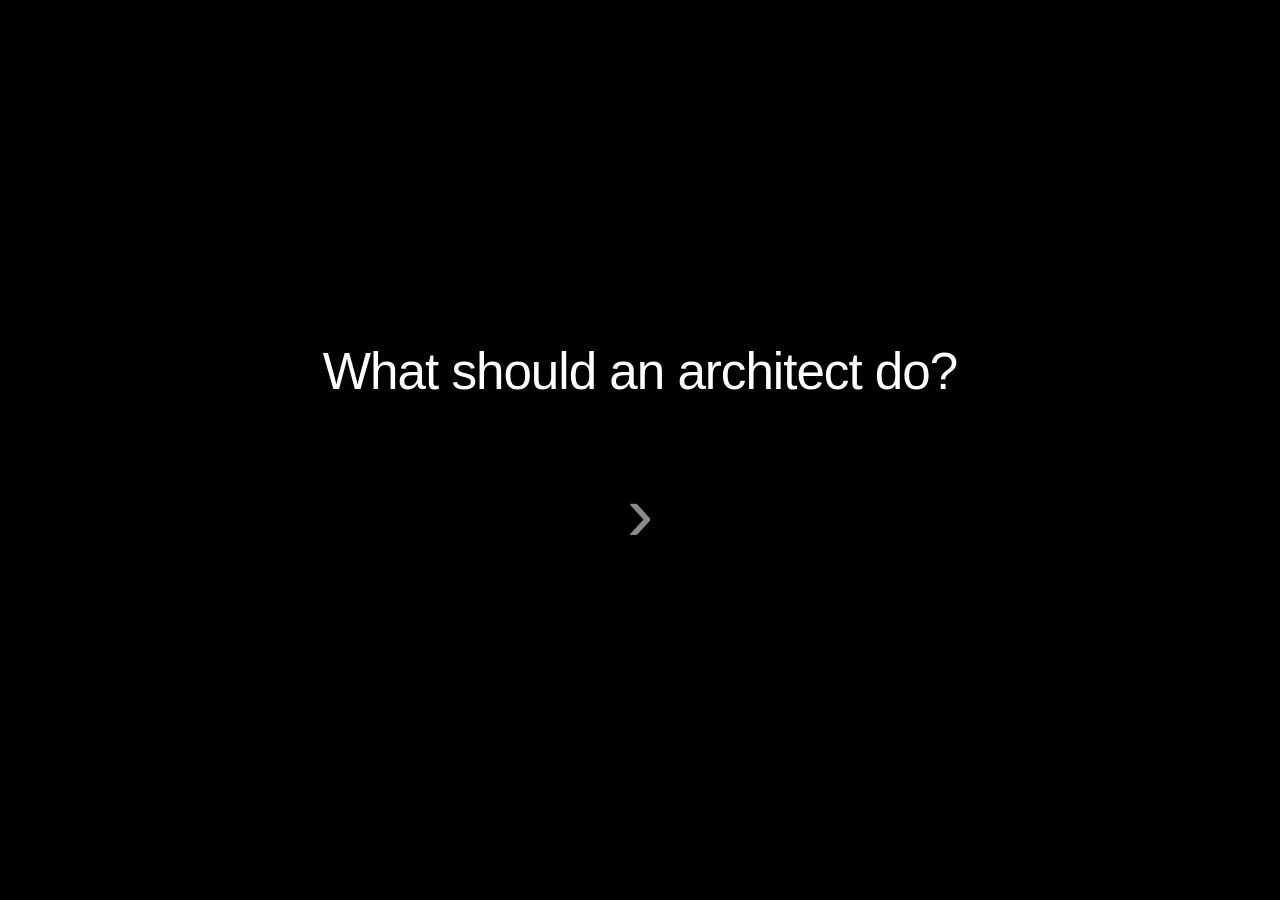
<file: index.html>
<!DOCTYPE html>
<html lang="en">
<head>

<meta charset="UTF-8">
<meta name="viewport" content="width=device-width, initial-scale=1.0">

<title>What should an architect do?</title>

<style>

html,
body{
    margin:0;
    width:100%;
    height:100%;
}

body{
    background:#000;
    color:#fff;
    font-family:-apple-system,BlinkMacSystemFont,"Helvetica Neue",Helvetica,Arial,sans-serif;

    display:flex;
    justify-content:center;
    align-items:center;

    overflow:hidden;
}

main{
    text-align:center;
}

h1{
    font-weight:300;
    font-size:clamp(2rem,4vw,4rem);
    line-height:1.25;
    margin:0;
    letter-spacing:-0.02em;
}

a.arrow{
    display:inline-block;
    margin-top:4rem;

    color:#8a8a8a;
    text-decoration:none;

    font-size:5rem;
    font-weight:300;

    transition:all .25s ease;
}

a.arrow:hover{

    color:white;
    transform:scale(1.08);

}

</style>

</head>

<body>

<main>

<h1>
What should an architect do?
</h1>

<a class="arrow" href="propositions.html">
&#8250;
</a>

</main>

</body>
</html>
</file>
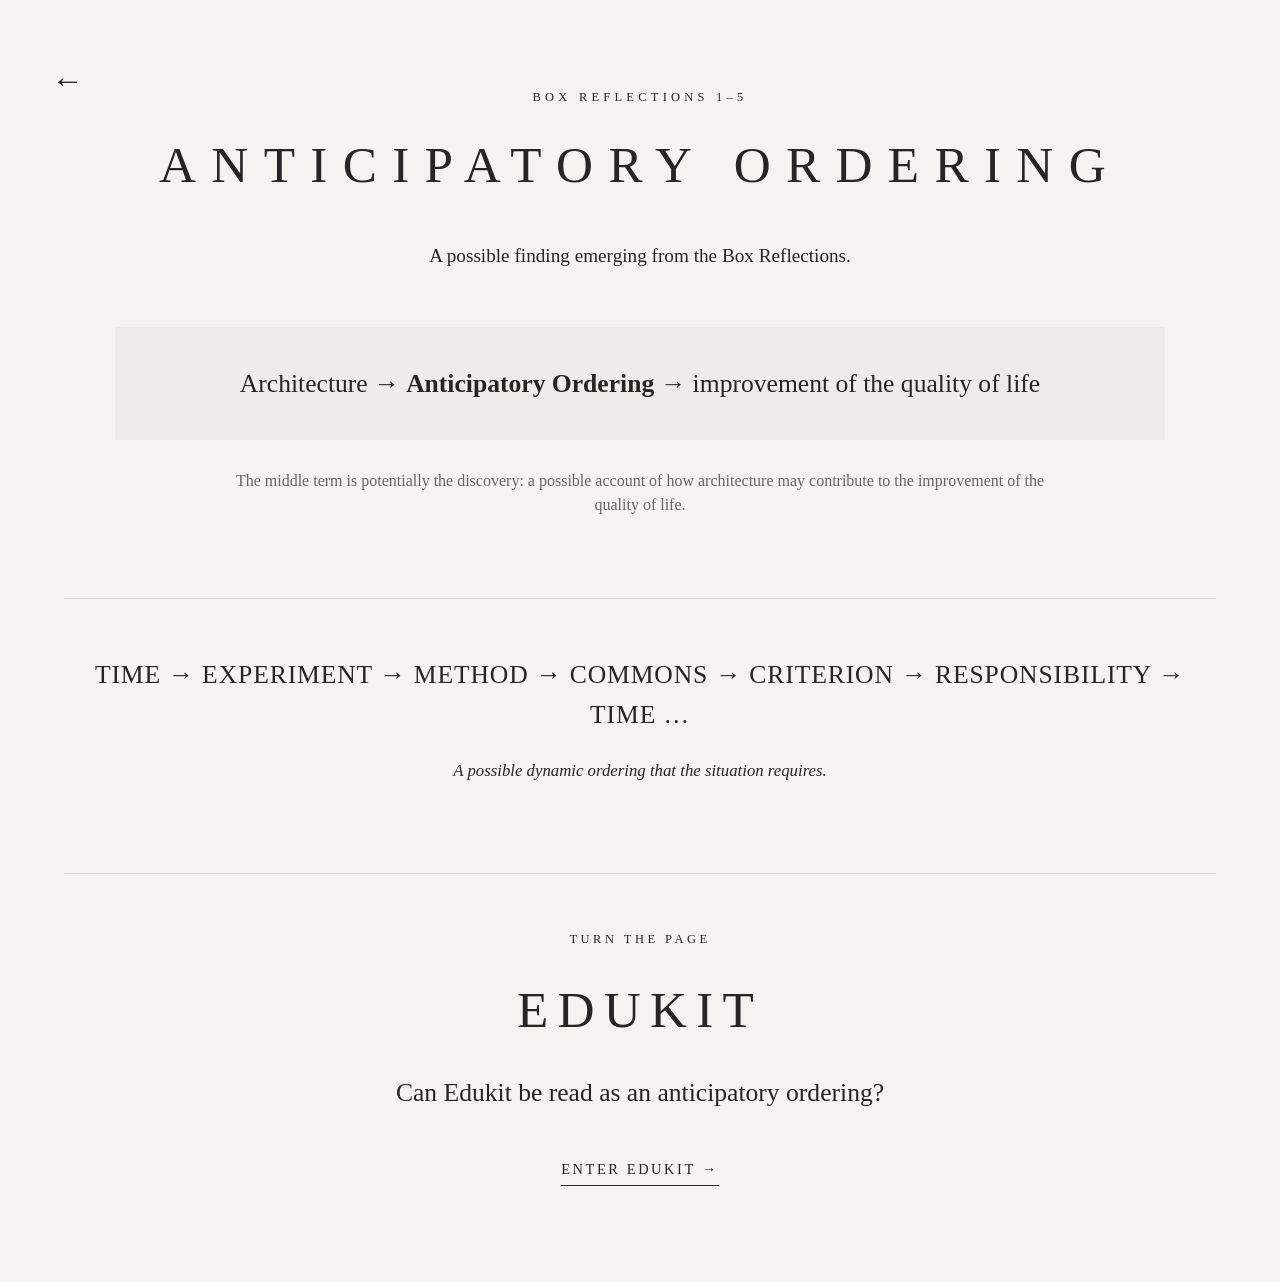
<file: anticipatory-ordering-wide.html>
<!doctype html>
<html lang="en">
<head>
<meta charset="utf-8">
<meta name="viewport" content="width=device-width, initial-scale=1">
<title>Anticipatory Ordering</title>
<style>
:root{--text:#252525;--muted:#666;--rule:#d5d3cf;--paper:#f4f3f0;--panel:#eeece8;--max:1320px}
*{box-sizing:border-box}
body{margin:0;background:var(--paper);color:var(--text);font-family:Georgia,"Times New Roman",serif;line-height:1.55}
main{max-width:var(--max);min-height:100vh;margin:0 auto;padding:5.5rem 5vw 6rem;text-align:center}
.back{position:absolute;left:4vw;top:4rem;color:var(--text);text-decoration:none;font-size:2rem;line-height:1}
.eyebrow{margin:0 0 2rem;font-size:.78rem;letter-spacing:.34em;text-transform:uppercase}
h1{margin:0;font-size:clamp(2.3rem,4vw,4.2rem);line-height:1;letter-spacing:.3em;font-weight:500;text-transform:uppercase}
.intro{max-width:820px;margin:3.2rem auto 0;font-size:clamp(1.15rem,1.5vw,1.5rem);line-height:1.45}
.proposition{max-width:1050px;margin:3.6rem auto 0;padding:2.4rem 2rem;background:var(--panel);font-size:clamp(1.3rem,2vw,1.9rem);line-height:1.4}
.proposition strong{font-weight:600}
.note{max-width:850px;margin:1.8rem auto 0;color:var(--muted);font-size:1rem}
.ordering-section{margin:5rem auto 0;padding-top:3.5rem;border-top:1px solid var(--rule)}
.ordering{max-width:1200px;margin:0 auto;font-size:clamp(1.2rem,2vw,2rem);line-height:1.55;letter-spacing:.035em}
.qualification{margin:1.5rem auto 0;font-style:italic;font-size:1.05rem}
.evidence{margin:5.5rem auto 0;padding-top:3.5rem;border-top:1px solid var(--rule)}
.evidence-label{margin:0 0 1.3rem;font-size:.78rem;letter-spacing:.28em;text-transform:uppercase}
.evidence h2{margin:0;font-size:clamp(2rem,4vw,4rem);font-weight:500;letter-spacing:.18em;text-transform:uppercase}
.question{max-width:800px;margin:1.6rem auto 0;font-size:clamp(1.25rem,2vw,1.8rem);line-height:1.4}
.turn{display:inline-block;margin-top:3rem;color:var(--text);text-decoration:none;border-bottom:1px solid currentColor;padding-bottom:.25rem;font-size:.9rem;letter-spacing:.18em;text-transform:uppercase}
@media(max-width:800px){main{padding:4rem 7vw 5rem}.back{position:static;display:block;text-align:left;margin-bottom:3rem}h1{letter-spacing:.18em}.proposition{padding:1.7rem 1.2rem}}
</style>
</head>
<body>
<main>
<a class="back" href="propositions.html" aria-label="Back">←</a>
<p class="eyebrow">Box Reflections 1–5</p>
<h1>Anticipatory Ordering</h1>
<p class="intro">A possible finding emerging from the Box Reflections.</p>
<div class="proposition">Architecture → <strong>Anticipatory Ordering</strong> → improvement of the quality of life</div>
<p class="note">The middle term is potentially the discovery: a possible account of how architecture may contribute to the improvement of the quality of life.</p>
<section class="ordering-section">
<div class="ordering">TIME → EXPERIMENT → METHOD → COMMONS → CRITERION → RESPONSIBILITY → TIME …</div>
<p class="qualification">A possible dynamic ordering that the situation requires.</p>
</section>
<section class="evidence">
<p class="evidence-label">Turn the page</p>
<h2>Edukit</h2>
<p class="question">Can Edukit be read as an anticipatory ordering?</p>
<a class="turn" href="edukit.html">Enter Edukit →</a>
</section>
</main>
</body>
</html>
</file>
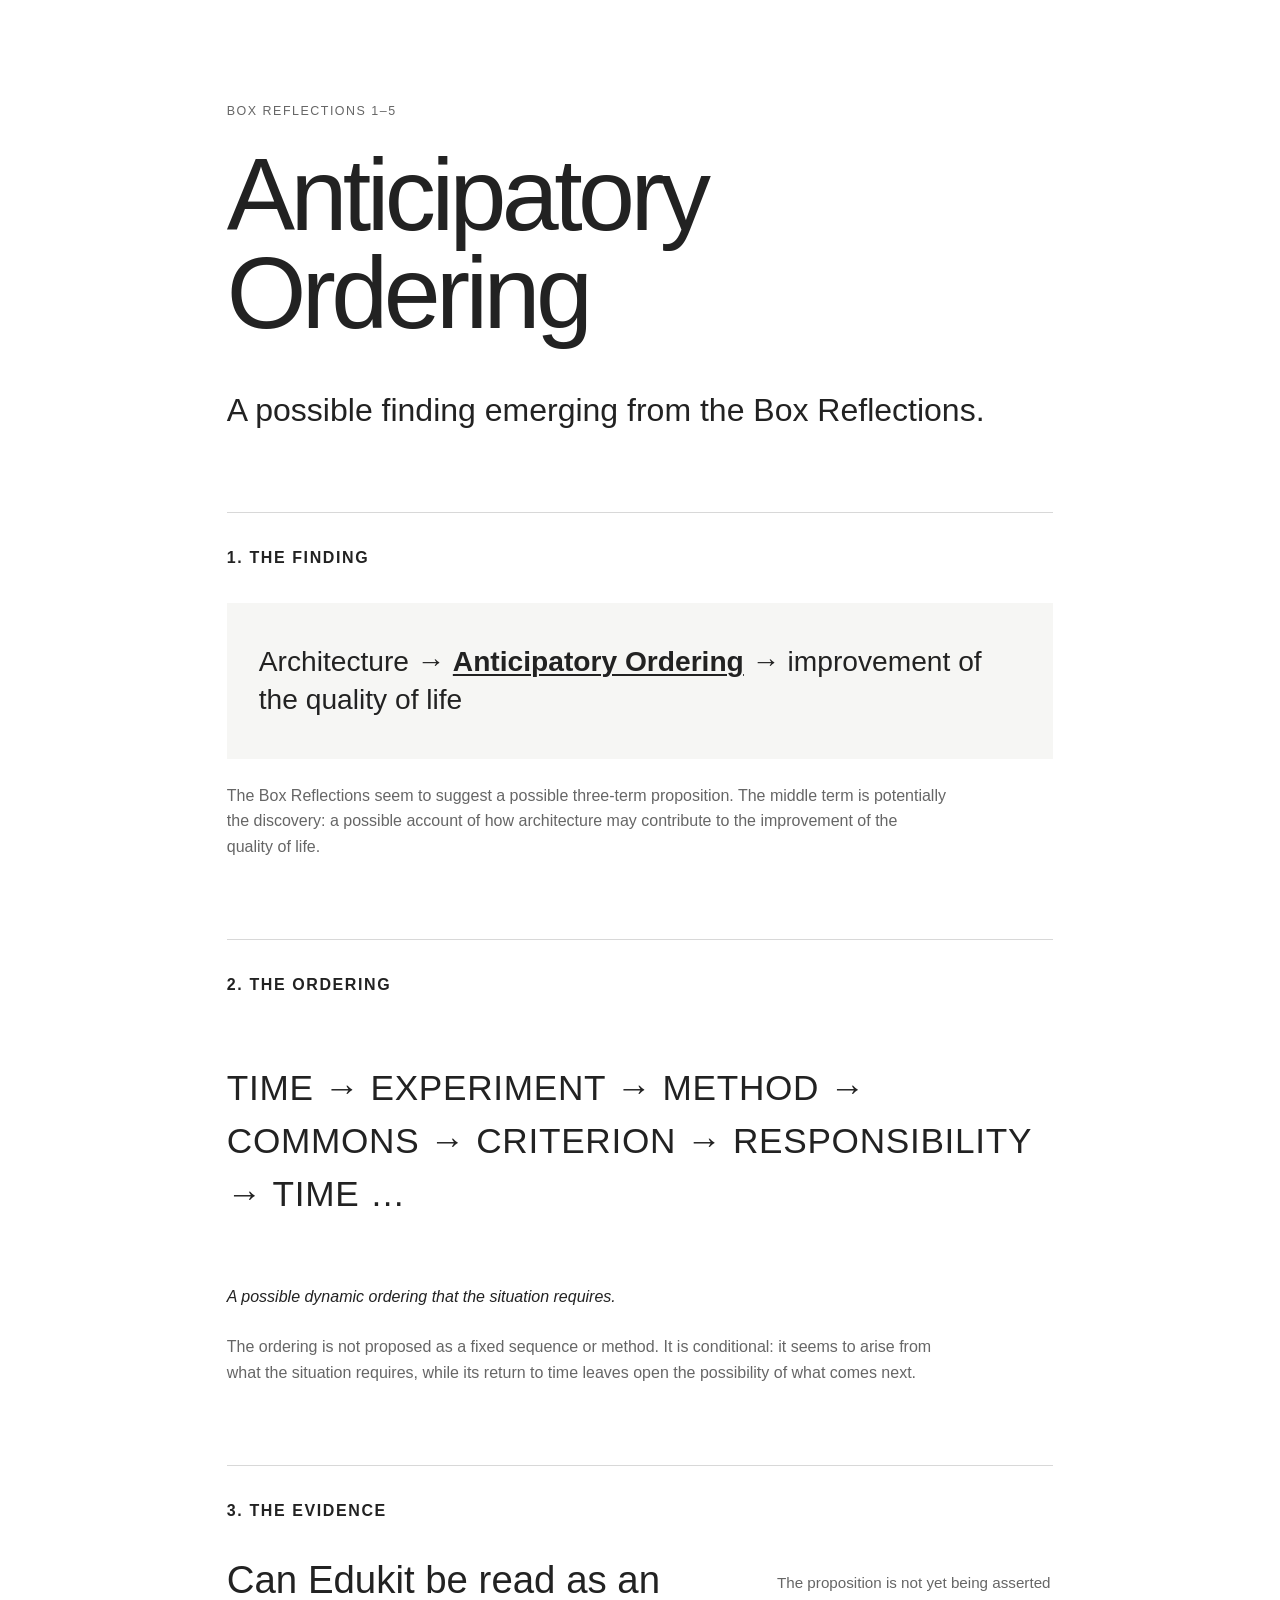
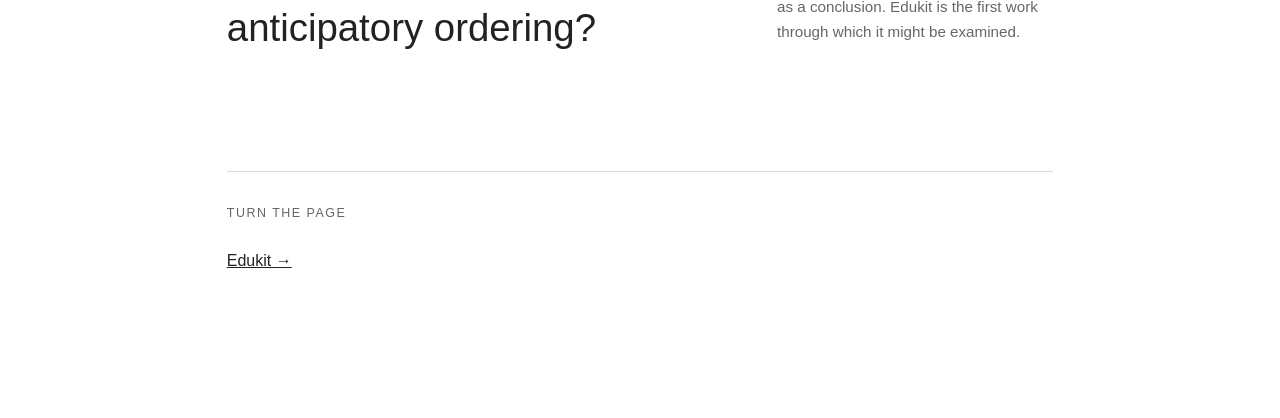
<file: anticipatory-ordering.html>
<!doctype html>
<html lang="en">
<head>
  <meta charset="utf-8">
  <meta name="viewport" content="width=device-width, initial-scale=1">
  <title>Anticipatory Ordering</title>
  <meta name="description" content="A possible finding emerging from the Box Reflections.">
  <style>
    :root {
      --text: #222;
      --muted: #666;
      --rule: #d8d8d8;
      --page: #fff;
      --soft: #f6f6f4;
      --accent: #111;
      --max: 980px;
    }

    * { box-sizing: border-box; }

    body {
      margin: 0;
      background: var(--page);
      color: var(--text);
      font-family: -apple-system, BlinkMacSystemFont, "Helvetica Neue", Arial, sans-serif;
      line-height: 1.6;
    }

    main {
      max-width: var(--max);
      margin: 0 auto;
      padding: 8vw 6vw 10vw;
    }

    .eyebrow {
      margin: 0 0 1.5rem;
      color: var(--muted);
      font-size: 0.78rem;
      letter-spacing: 0.12em;
      text-transform: uppercase;
    }

    h1 {
      margin: 0;
      font-size: clamp(3rem, 8vw, 7rem);
      line-height: 0.95;
      font-weight: 500;
      letter-spacing: -0.045em;
    }

    .lead {
      max-width: 760px;
      margin: 3rem 0 5rem;
      font-size: clamp(1.35rem, 2.5vw, 2rem);
      line-height: 1.35;
    }

    section {
      border-top: 1px solid var(--rule);
      padding-top: 2rem;
      margin-top: 5rem;
    }

    h2 {
      margin: 0 0 2rem;
      font-size: 1rem;
      letter-spacing: 0.1em;
      text-transform: uppercase;
      font-weight: 600;
    }

    .proposition {
      padding: 2.5rem 2rem;
      background: var(--soft);
      font-size: clamp(1.25rem, 2.2vw, 1.8rem);
      line-height: 1.35;
      overflow-wrap: anywhere;
    }

    .middle {
      font-weight: 700;
      text-decoration: underline;
      text-decoration-thickness: 0.08em;
      text-underline-offset: 0.12em;
    }

    .note {
      max-width: 720px;
      margin-top: 1.5rem;
      color: var(--muted);
    }

    .ordering {
      margin: 2rem 0;
      padding: 2rem 0;
      font-size: clamp(1.2rem, 2.8vw, 2.2rem);
      line-height: 1.5;
      letter-spacing: 0.02em;
      overflow-wrap: anywhere;
    }

    .qualification {
      max-width: 720px;
      font-style: italic;
    }

    .evidence {
      display: grid;
      grid-template-columns: minmax(0, 1fr) minmax(260px, 0.55fr);
      gap: 3rem;
      align-items: start;
    }

    .question {
      font-size: clamp(1.5rem, 3vw, 2.4rem);
      line-height: 1.25;
      margin: 0;
    }

    .small {
      color: var(--muted);
      font-size: 0.95rem;
    }

    .next {
      margin-top: 7rem;
      padding-top: 2rem;
      border-top: 1px solid var(--rule);
    }

    a {
      color: inherit;
    }

    @media (max-width: 700px) {
      .evidence { grid-template-columns: 1fr; }
      main { padding-top: 12vw; }
    }
  </style>
</head>

<body>
<main>

  <p class="eyebrow">Box Reflections 1–5</p>

  <h1>Anticipatory<br>Ordering</h1>

  <p class="lead">
    A possible finding emerging from the Box Reflections.
  </p>

  <section>
    <h2>1. The finding</h2>

    <div class="proposition">
      Architecture → <span class="middle">Anticipatory Ordering</span>
      → improvement of the quality of life
    </div>

    <p class="note">
      The Box Reflections seem to suggest a possible three-term proposition.
      The middle term is potentially the discovery: a possible account of how
      architecture may contribute to the improvement of the quality of life.
    </p>
  </section>

  <section>
    <h2>2. The ordering</h2>

    <div class="ordering">
      TIME → EXPERIMENT → METHOD → COMMONS → CRITERION
      → RESPONSIBILITY → TIME …
    </div>

    <p class="qualification">
      A possible dynamic ordering that the situation requires.
    </p>

    <p class="note">
      The ordering is not proposed as a fixed sequence or method. It is
      conditional: it seems to arise from what the situation requires,
      while its return to time leaves open the possibility of what comes next.
    </p>
  </section>

  <section>
    <h2>3. The evidence</h2>

    <div class="evidence">
      <div>
        <p class="question">
          Can Edukit be read as an anticipatory ordering?
        </p>
      </div>

      <div>
        <p class="small">
          The proposition is not yet being asserted as a conclusion.
          Edukit is the first work through which it might be examined.
        </p>
      </div>
    </div>
  </section>

  <div class="next">
    <p class="eyebrow">Turn the page</p>
    <p><a href="edukit.html">Edukit →</a></p>
  </div>

</main>
</body>
</html>
</file>
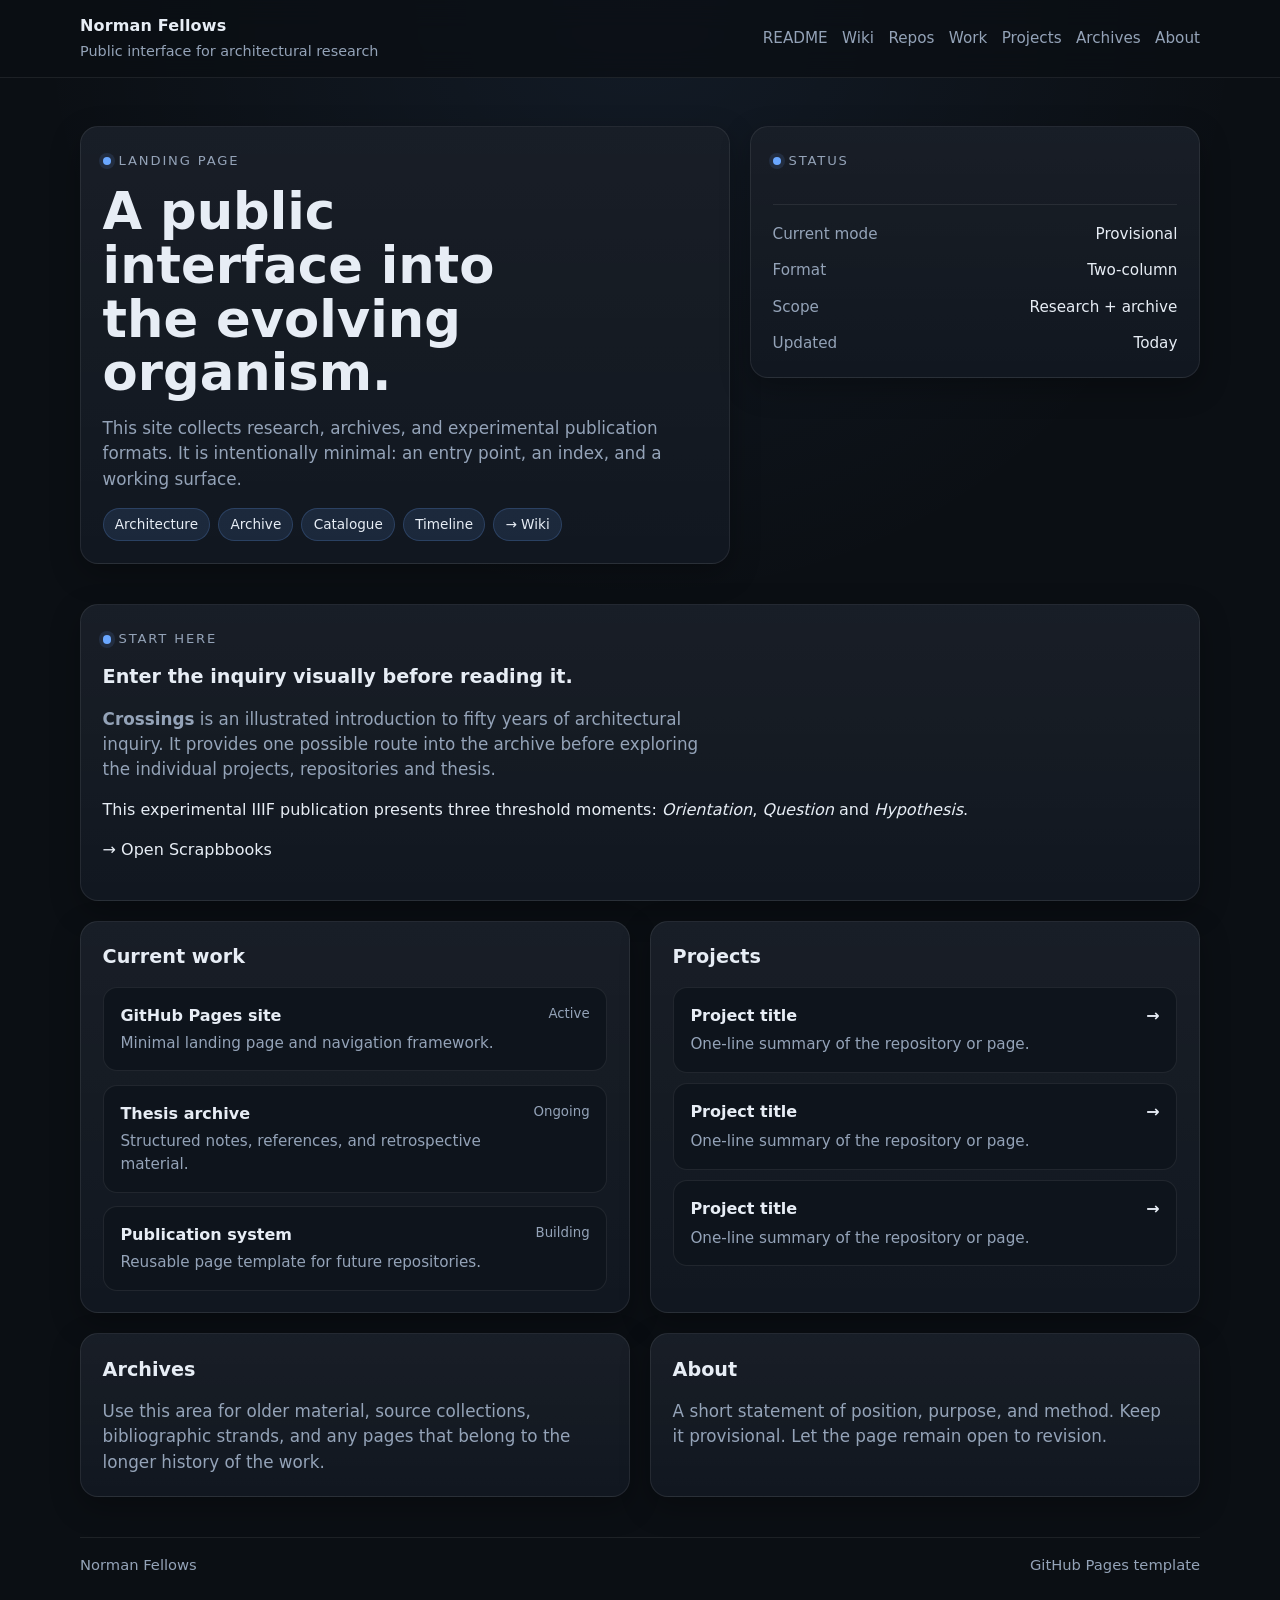
<file: index-old.html>
<!DOCTYPE html>
<html lang="en">
<head>
  <meta charset="UTF-8" />
  <meta name="viewport" content="width=device-width, initial-scale=1.0" />
  <meta name="description" content="Norman Fellows — a public interface for architectural research, archives, and experimental publication." />
  <title>Norman Fellows</title>
  <style>
    :root {
      --bg: #0b0f14;
      --panel: #111720;
      --panel-2: #0e141c;
      --text: #e7edf5;
      --muted: #94a3b8;
      --line: rgba(255, 255, 255, 0.08);
      --accent: #6aa7ff;
      --accent-soft: rgba(106, 167, 255, 0.12);
      --max-width: 1120px;
      --radius: 18px;
      --gap: 1.25rem;
      --shadow: 0 10px 30px rgba(0, 0, 0, 0.28);
      color-scheme: dark;
    }

    * {
      box-sizing: border-box;
    }

    html {
      scroll-behavior: smooth;
    }

    body {
      margin: 0;
      font-family: system-ui, -apple-system, BlinkMacSystemFont, "Segoe UI", sans-serif;
      background:
        radial-gradient(circle at top, rgba(106, 167, 255, 0.08), transparent 35%),
        var(--bg);
      color: var(--text);
      line-height: 1.5;
    }

    a {
      color: inherit;
      text-decoration: none;
    }

    a:hover {
      color: var(--accent);
    }

    .wrap {
      width: min(calc(100% - 2rem), var(--max-width));
      margin: 0 auto;
    }

    .topbar {
      position: sticky;
      top: 0;
      z-index: 20;
      backdrop-filter: blur(14px);
      background: rgba(11, 15, 20, 0.78);
      border-bottom: 1px solid var(--line);
    }

    .topbar-inner {
      display: flex;
      align-items: center;
      justify-content: space-between;
      gap: 1rem;
      padding: 0.9rem 0;
    }

    .brand {
      display: flex;
      flex-direction: column;
      gap: 0.15rem;
    }

    .brand strong {
      font-size: 1rem;
      letter-spacing: 0.01em;
    }

    .brand span {
      font-size: 0.9rem;
      color: var(--muted);
    }

    .nav {
      display: flex;
      flex-wrap: wrap;
      gap: 0.9rem;
      justify-content: flex-end;
      font-size: 0.95rem;
      color: var(--muted);
    }

    .hero {
      padding: 3rem 0 1.25rem;
    }

    .hero-grid {
      display: grid;
      grid-template-columns: 1.3fr 0.9fr;
      gap: var(--gap);
      align-items: start;
    }

    .panel {
      background: linear-gradient(180deg, rgba(255,255,255,0.03), transparent), var(--panel);
      border: 1px solid var(--line);
      border-radius: var(--radius);
      box-shadow: var(--shadow);
    }

    .panel-pad {
      padding: 1.35rem;
    }

    .eyebrow {
      display: inline-flex;
      align-items: center;
      gap: 0.45rem;
      font-size: 0.82rem;
      text-transform: uppercase;
      letter-spacing: 0.14em;
      color: var(--muted);
      margin-bottom: 0.9rem;
    }

    .eyebrow::before {
      content: "";
      width: 0.55rem;
      height: 0.55rem;
      border-radius: 999px;
      background: var(--accent);
      box-shadow: 0 0 0 4px var(--accent-soft);
    }

    h1 {
      font-size: clamp(2rem, 4vw, 3.6rem);
      line-height: 1.05;
      margin: 0 0 1rem;
      max-width: 11ch;
    }

    .lede {
      font-size: 1.05rem;
      color: var(--muted);
      max-width: 58ch;
      margin: 0;
    }

    .meta-grid {
      display: grid;
      gap: 0.85rem;
      margin-top: 1.2rem;
      padding-top: 1.1rem;
      border-top: 1px solid var(--line);
    }

    .meta-item {
      display: flex;
      justify-content: space-between;
      gap: 1rem;
      font-size: 0.95rem;
    }

    .meta-item span:first-child {
      color: var(--muted);
    }

    .badge-row {
      display: flex;
      flex-wrap: wrap;
      gap: 0.5rem;
      margin-top: 1rem;
    }

    .badge {
      display: inline-flex;
      align-items: center;
      padding: 0.35rem 0.7rem;
      border-radius: 999px;
      background: var(--accent-soft);
      color: var(--text);
      border: 1px solid rgba(106, 167, 255, 0.2);
      font-size: 0.85rem;
    }

    .section {
      padding: 1.25rem 0 0;
    }

    .section h2 {
      margin: 0 0 0.9rem;
      font-size: 1.2rem;
    }

    .two-col {
      display: grid;
      grid-template-columns: 1fr 1fr;
      gap: var(--gap);
    }

    .list {
      display: grid;
      gap: 0.85rem;
    }

    .item {
      display: flex;
      justify-content: space-between;
      gap: 1rem;
      padding: 1rem 1.05rem;
      border: 1px solid var(--line);
      border-radius: 14px;
      background: var(--panel-2);
    }

    .item strong {
      display: block;
      margin-bottom: 0.25rem;
    }

    .item p {
      margin: 0;
      color: var(--muted);
      font-size: 0.95rem;
    }

    .item small {
      color: var(--muted);
      white-space: nowrap;
      align-self: start;
    }

    .links {
      display: grid;
      gap: 0.65rem;
    }

    .link-card {
      padding: 1rem 1.05rem;
      border: 1px solid var(--line);
      border-radius: 14px;
      background: var(--panel-2);
    }

    .link-card .title {
      display: flex;
      justify-content: space-between;
      gap: 1rem;
      align-items: baseline;
      font-weight: 600;
    }

    .link-card .desc {
      margin: 0.35rem 0 0;
      color: var(--muted);
      font-size: 0.95rem;
    }

    .footer {
      padding: 2.5rem 0 2rem;
      color: var(--muted);
      font-size: 0.92rem;
    }

    .footer-inner {
      padding-top: 1rem;
      border-top: 1px solid var(--line);
      display: flex;
      flex-wrap: wrap;
      justify-content: space-between;
      gap: 1rem;
    }

    @media (max-width: 860px) {
      .hero-grid,
      .two-col {
        grid-template-columns: 1fr;
      }

      .topbar-inner {
        flex-direction: column;
        align-items: flex-start;
      }

      .nav {
        justify-content: flex-start;
      }
    }
  </style>
</head>
<body>
  <header class="topbar">
    <div class="wrap topbar-inner">
      <div class="brand">
        <strong>Norman Fellows</strong>
        <span>Public interface for architectural research</span>
      </div>
      <nav class="nav" aria-label="Primary">
        <a href="https://github.com/normanfellows/normanfellows.github.io/blob/main/README.md">README</a>
        <a href="https://github.com/normanfellows/normanfellows.github.io/wiki">Wiki</a>
        <a href="https://github.com/normanfellows?tab=repositories">Repos</a>
        <a href="#work">Work</a>
        <a href="#projects">Projects</a>
        <a href="#archives">Archives</a>
        <a href="#about">About</a>
      </nav>
    </div>
  </header>

  <main>
    <section class="hero">
      <div class="wrap hero-grid">
        <article class="panel panel-pad">
          <div class="eyebrow">Landing page</div>
          <h1>A public interface into the evolving organism.</h1>
          <p class="lede">
            This site collects research, archives, and experimental publication formats.
            It is intentionally minimal: an entry point, an index, and a working surface.
          </p>
          <div class="badge-row" aria-label="Topics">
            <span class="badge">Architecture</span>
            <span class="badge">Archive</span>
            <span class="badge">Catalogue</span>
            <span class="badge">Timeline</span>
            <span class="badge"><a href="https://github.com/normanfellows/normanfellows.github.io/wiki">→ Wiki</a></span>
          </div>
        </article>

        <aside class="panel panel-pad" aria-label="Site metadata">
          <div class="eyebrow">Status</div>
          <div class="meta-grid">
            <div class="meta-item">
              <span>Current mode</span>
              <span>Provisional</span>
            </div>
            <div class="meta-item">
              <span>Format</span>
              <span>Two-column</span>
            </div>
            <div class="meta-item">
              <span>Scope</span>
              <span>Research + archive</span>
            </div>
            <div class="meta-item">
              <span>Updated</span>
              <span>Today</span>
            </div>
          </div>
        </aside>
      </div>
    </section>
    
    <section class="section" id="start-here">
  <div class="wrap">
    <article class="panel panel-pad">
      <div class="eyebrow">Start Here</div>

      <h2>Enter the inquiry visually before reading it.</h2>

      <p class="lede">
        <strong>Crossings</strong> is an illustrated introduction to fifty years of
        architectural inquiry. It provides one possible route into the archive
        before exploring the individual projects, repositories and thesis.
      </p>

      <p>
        This experimental IIIF publication presents three threshold moments:
        <em>Orientation</em>, <em>Question</em> and <em>Hypothesis</em>.
      </p>

      <p>
        <a href="https://fr.pinterest.com/untitledscrapbooks/">→ Open Scrapbbooks</a>
      </p>

    </article>
  </div>
</section>

    <section class="section" id="work">
      <div class="wrap two-col">
        <article class="panel panel-pad">
          <h2>Current work</h2>
          <div class="list">
            <div class="item">
              <div>
                <strong>GitHub Pages site</strong>
                <p>Minimal landing page and navigation framework.</p>
              </div>
              <small>Active</small>
            </div>
            <div class="item">
              <div>
                <strong>Thesis archive</strong>
                <p>Structured notes, references, and retrospective material.</p>
              </div>
              <small>Ongoing</small>
            </div>
            <div class="item">
              <div>
                <strong>Publication system</strong>
                <p>Reusable page template for future repositories.</p>
              </div>
              <small>Building</small>
            </div>
          </div>
        </article>

        <article class="panel panel-pad" id="projects">
          <h2>Projects</h2>
          <div class="links">
            <a class="link-card" href="#">
              <div class="title"><span>Project title</span><span>→</span></div>
              <p class="desc">One-line summary of the repository or page.</p>
            </a>
            <a class="link-card" href="#">
              <div class="title"><span>Project title</span><span>→</span></div>
              <p class="desc">One-line summary of the repository or page.</p>
            </a>
            <a class="link-card" href="#">
              <div class="title"><span>Project title</span><span>→</span></div>
              <p class="desc">One-line summary of the repository or page.</p>
            </a>
          </div>
        </article>
      </div>
    </section>
    
    

    <section class="section" id="archives">
      <div class="wrap two-col">
        <article class="panel panel-pad">
          <h2>Archives</h2>
          <p class="lede" style="margin-top:0;">
            Use this area for older material, source collections, bibliographic strands, and
            any pages that belong to the longer history of the work.
          </p>
        </article>

        <article class="panel panel-pad" id="about">
          <h2>About</h2>
          <p class="lede" style="margin-top:0;">
            A short statement of position, purpose, and method. Keep it provisional. Let the page
            remain open to revision.
          </p>
        </article>
      </div>
    </section>
  </main>

  <footer class="footer">
    <div class="wrap footer-inner">
      <span>Norman Fellows</span>
      <span>GitHub Pages template</span>
    </div>
  </footer>
</body>
</html>
</file>
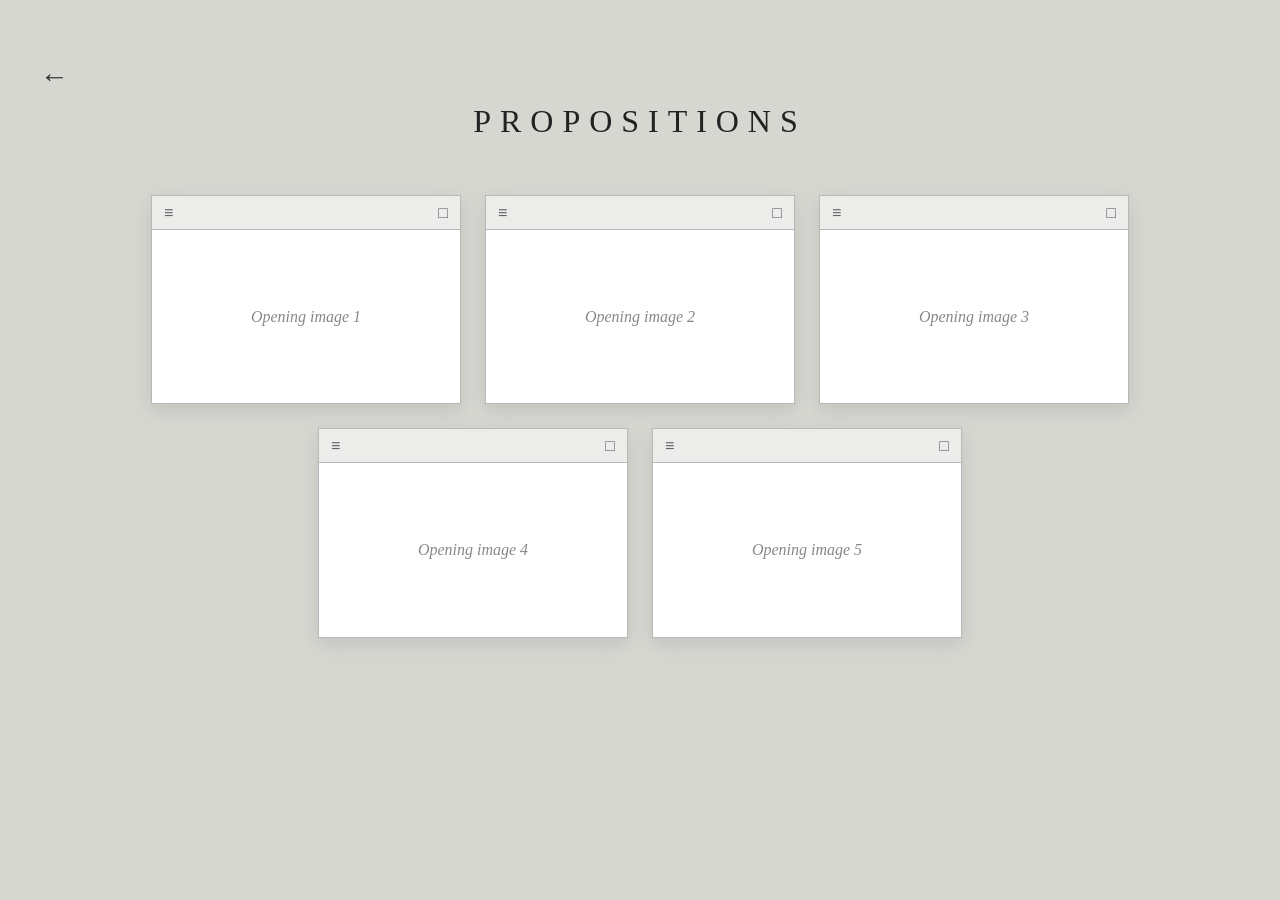
<file: propositions-old.html>
<!DOCTYPE html>
<html lang="en">
<head>
<meta charset="UTF-8">
<meta name="viewport" content="width=device-width, initial-scale=1.0">
<title>Propositions</title>
<style>
:root{--bg:#d7d7d2;--window:#fff;--bar:#ececea;--text:#222;--line:#b8b8b8}
*{box-sizing:border-box}
body{margin:0;font-family:Georgia,"Times New Roman",serif;background:var(--bg);color:var(--text)}
main{max-width:1800px;margin:0 auto;padding:60px 40px 90px}
.back{text-decoration:none;color:#333;font-size:1.8rem}
h1{text-align:center;font-weight:400;letter-spacing:.28em;margin:10px 0 55px}
.windows{display:flex;justify-content:center;gap:24px;flex-wrap:wrap}
.window{width:310px;background:var(--window);border:1px solid var(--line);box-shadow:0 6px 18px rgba(0,0,0,.10);transition:.25s}
.window:hover{transform:translateY(-5px);box-shadow:0 12px 28px rgba(0,0,0,.14)}
.window-header{height:34px;background:var(--bar);border-bottom:1px solid var(--line);display:flex;justify-content:space-between;align-items:center;padding:0 12px;color:#666;font-family:Arial,sans-serif}
.window-body{aspect-ratio:16/9;display:flex;align-items:center;justify-content:center;color:#888;font-style:italic}
</style>
</head>
<body>
<main>
<a class="back" href="index.html">←</a>
<h1>PROPOSITIONS</h1>
<section class="windows">
<article class="window">
<div class="window-header"><span>≡</span><span>□</span></div>
<div class="window-body">Opening image 1</div>
</article>
<article class="window">
<div class="window-header"><span>≡</span><span>□</span></div>
<div class="window-body">Opening image 2</div>
</article>
<article class="window">
<div class="window-header"><span>≡</span><span>□</span></div>
<div class="window-body">Opening image 3</div>
</article>
<article class="window">
<div class="window-header"><span>≡</span><span>□</span></div>
<div class="window-body">Opening image 4</div>
</article>
<article class="window">
<div class="window-header"><span>≡</span><span>□</span></div>
<div class="window-body">Opening image 5</div>
</article>
</section></main></body></html>
</file>
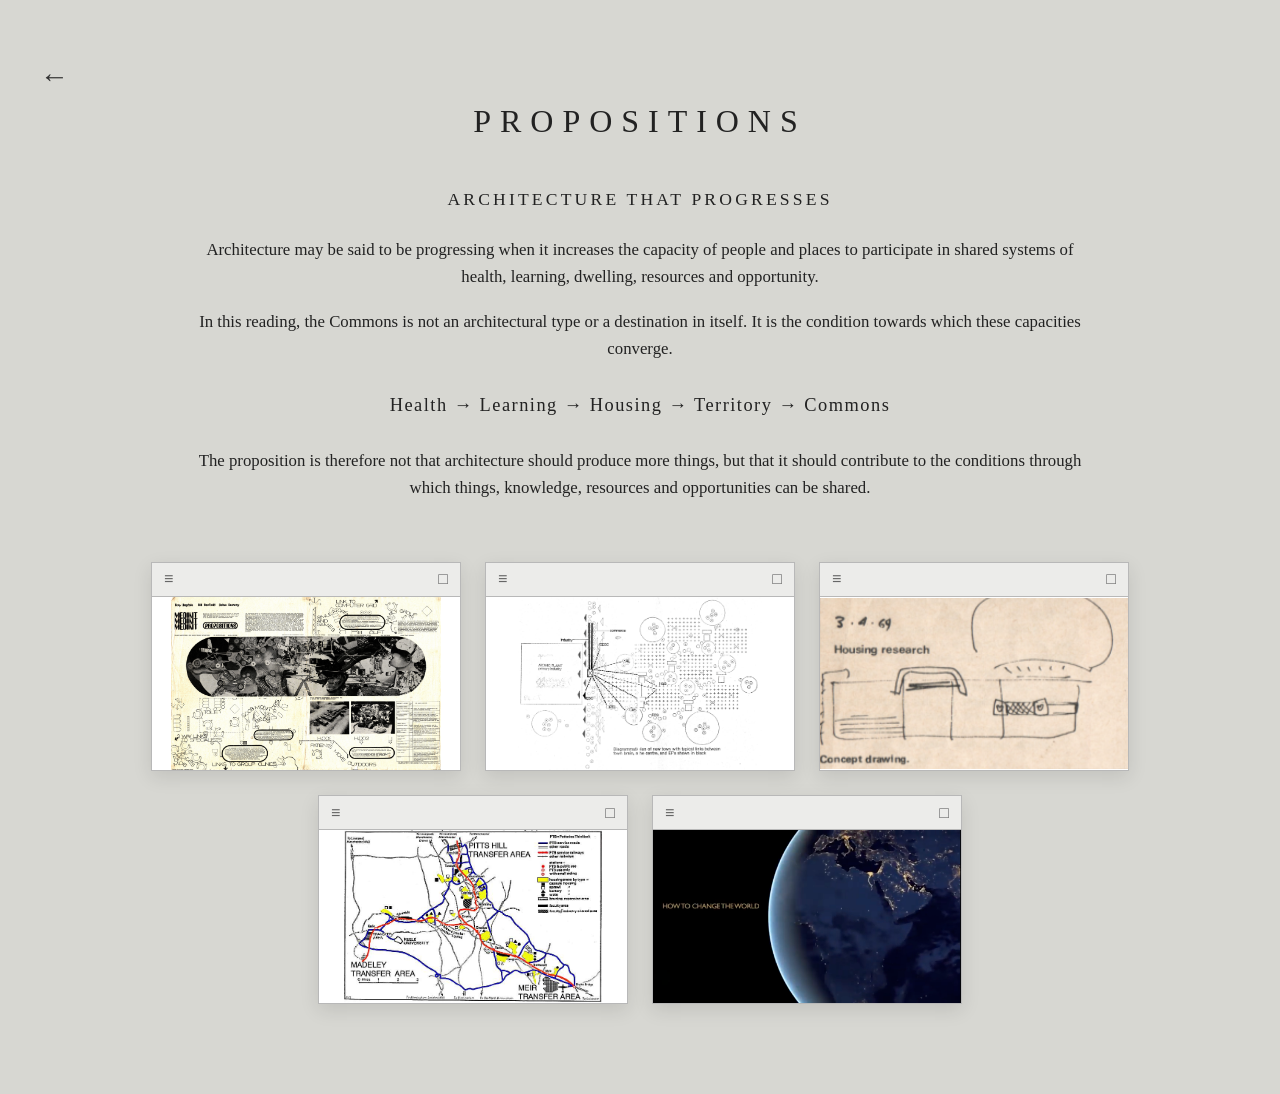
<file: propositions.html>
<!DOCTYPE html>
<html lang="en">
<head>
<meta charset="UTF-8">
<meta name="viewport" content="width=device-width, initial-scale=1.0">

<title>Propositions</title>

<style>

:root{
    --bg:#d7d7d2;
    --window:#fff;
    --bar:#ececea;
    --text:#222;
    --line:#b8b8b8
}

*{
    box-sizing:border-box
}

body{
    margin:0;
    font-family:Georgia,"Times New Roman",serif;
    background:var(--bg);
    color:var(--text)
}

main{
    max-width:1800px;
    margin:0 auto;
    padding:60px 40px 90px
}

.back{
    text-decoration:none;
    color:#333;
    font-size:1.8rem
}

h1{
    text-align:center;
    font-weight:400;
    letter-spacing:.28em;
    margin:10px 0 45px
}


/* PROPOSITION */

.proposition{
    max-width:900px;
    margin:0 auto 60px;
    text-align:center;
    font-size:1.05rem;
    line-height:1.6
}

.proposition h2{
    font-size:1.1rem;
    font-weight:400;
    letter-spacing:.18em;
    margin:0 0 24px
}

.proposition p{
    margin:0 0 18px
}

.proposition .sequence{
    font-size:1.15rem;
    letter-spacing:.08em;
    margin:28px 0
}


/* WINDOWS */

.windows{
    display:flex;
    justify-content:center;
    gap:24px;
    flex-wrap:wrap
}

.window{
    width:310px;
    background:var(--window);
    border:1px solid var(--line);
    box-shadow:0 6px 18px rgba(0,0,0,.10);
    transition:.25s
}

.window:hover{
    transform:translateY(-5px);
    box-shadow:0 12px 28px rgba(0,0,0,.14)
}

.window-header{
    height:34px;
    background:var(--bar);
    border-bottom:1px solid var(--line);
    display:flex;
    justify-content:space-between;
    align-items:center;
    padding:0 12px;
    color:#666;
    font-family:Arial,sans-serif
}

.window-body{
    aspect-ratio:16/9;
    display:flex;
    align-items:center;
    justify-content:center;
    overflow:hidden;
    color:#888;
    font-style:italic
}

.window-body img{
    width:100%;
    height:100%;
    object-fit:contain;
    object-position:center center;
    display:block
}

.window-body a{
    display:block;
    width:100%;
    height:100%
}

</style>
</head>


<body>

<main>

<a class="back" href="index.html">←</a>

<h1>PROPOSITIONS</h1>


<section class="proposition">

<h2>ARCHITECTURE THAT PROGRESSES</h2>

<p>
Architecture may be said to be progressing when it increases the capacity
of people and places to participate in shared systems of health, learning,
dwelling, resources and opportunity.
</p>

<p>
In this reading, the Commons is not an architectural type or a destination
in itself. It is the condition towards which these capacities converge.
</p>

<p class="sequence">
Health → Learning → Housing → Territory → Commons
</p>

<p>
The proposition is therefore not that architecture should produce more things,
but that it should contribute to the conditions through which things,
knowledge, resources and opportunities can be shared.
</p>

</section>


<section class="windows">


<!-- READING HEALTH -->

<article class="window">

<div class="window-header">
<span>≡</span>
<span>□</span>
</div>

<div class="window-body">

<a href="reading-health/">

<img src="images/item_27193.png"
     alt="Medikit spread">

</a>

</div>

</article>


<!-- READING LEARNING -->

<article class="window">

<div class="window-header">
<span>≡</span>
<span>□</span>
</div>

<div class="window-body">

<a href="reading-learning/">

<img src="images/item_27205.png"
     alt="Reading Learning">

</a>

</div>

</article>


<!-- READING HOUSING -->

<article class="window">

<div class="window-header">
<span>≡</span>
<span>□</span>
</div>

<div class="window-body">

<a href="reading-housing/">

<img src="images/item_27206.png"
     alt="Reading Housing">

</a>

</div>

</article>


<!-- READING TERRITORY -->

<article class="window">

<div class="window-header">
<span>≡</span>
<span>□</span>
</div>

<div class="window-body">

<a href="reading-territory/">

<img src="images/item_00003.jpg"
     alt="Potteries Thinkbelt territorial map">

</a>

</div>

</article>


<!-- READING COMMONS -->

<article class="window">

<div class="window-header">
<span>≡</span>
<span>□</span>
</div>

<div class="window-body">

<a href="reading-commons/">

<img src="images/item_27212.png"
     alt="How to Change the World — opening image">

</a>

</div>

</article>


</section>

</main>

</body>
</html>
</file>
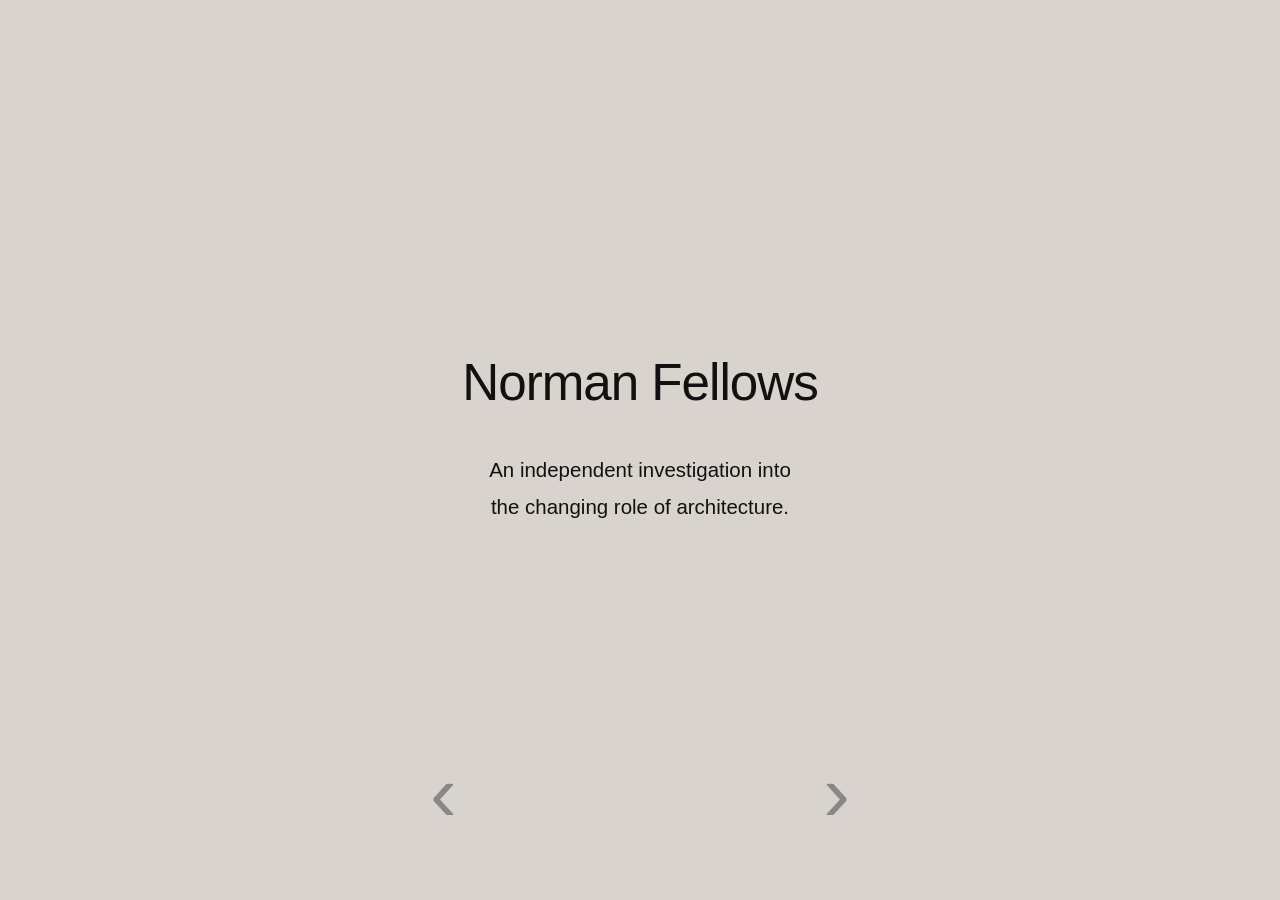
<file: threshold.html>
<!DOCTYPE html>
<html lang="en">
<head>

<meta charset="UTF-8">
<meta name="viewport" content="width=device-width, initial-scale=1.0">

<title>Norman Fellows</title>

<style>

html,
body{
    margin:0;
    width:100%;
    height:100%;
}

body{
    background:#d8d4cd;
    color:#111;
    font-family:-apple-system,BlinkMacSystemFont,"Helvetica Neue",Helvetica,Arial,sans-serif;
}

.wrapper{
    height:100%;
    display:flex;
    flex-direction:column;
    justify-content:center;
    align-items:center;
}

main{
    text-align:center;
}

h1{
    margin:0;
    font-size:clamp(2.5rem,4vw,4.5rem);
    font-weight:300;
    letter-spacing:-0.02em;
}

p{
    margin-top:2.5rem;
    font-size:clamp(1.1rem,1.6vw,1.4rem);
    font-weight:300;
    line-height:1.8;
}

.navigation{

    position:fixed;

    left:50%;
    bottom:60px;

    transform:translateX(-50%);

    width:420px;

    display:flex;
    justify-content:space-between;
    align-items:center;

}

.navigation a{

    text-decoration:none;

    color:#888;

    font-size:5rem;

    font-weight:300;

    transition:
        color .25s ease,
        transform .25s ease;

}

.navigation a:hover{

    color:#111;

    transform:scale(1.08);

}

</style>

</head>

<body>

<div class="wrapper">

    <main>

        <h1>Norman Fellows</h1>

        <p>
            An independent investigation into<br>
            the changing role of architecture.
        </p>

    </main>

</div>

<div class="navigation">

    <a href="index.html" aria-label="Back">&#8249;</a>

    <a href="contents.html" aria-label="Continue">&#8250;</a>

</div>

</body>
</html>
</file>
